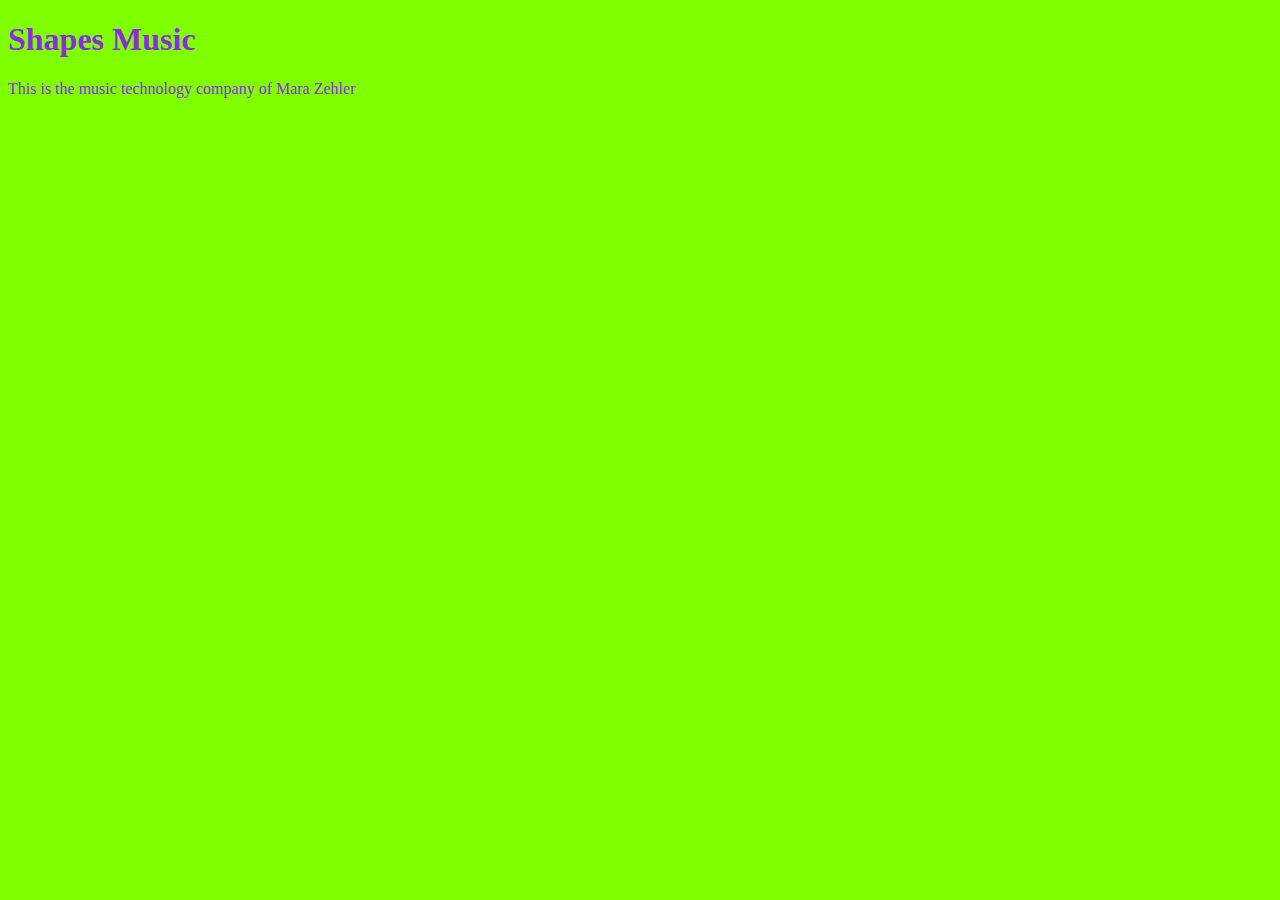
<file: index.html>
<!DOCTYPE html>
<html>

<head>
	<title>Shapes Music</title>
	<link rel="stylesheet" type="text/css" href="css/main.css">
</head>

<body>
	<h1>Shapes Music</h1>
	<p>This is the music technology company of Mara Zehler</p>
</body>

</html>
</file>
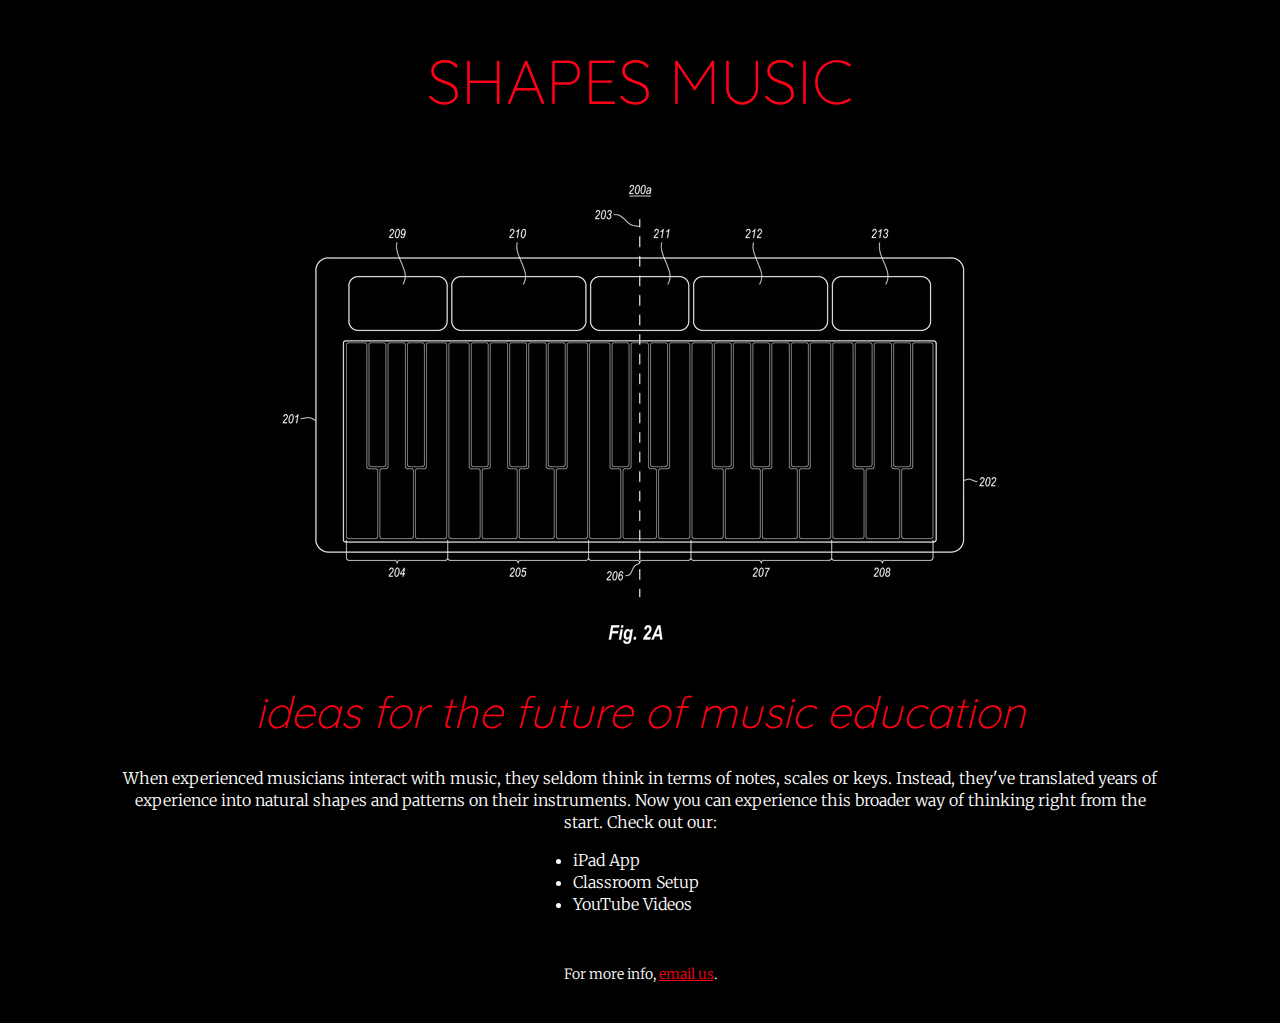
<file: unit3website/index.html>
<!DOCTYPE html>
<html>

	<head>

		<title>Shapes Music</title>

		<link href='http://fonts.googleapis.com/css?family=Quicksand:300|Merriweather:300' rel='stylesheet' type='text/css'>

		<link rel="stylesheet" type="text/css" href="css/main.css">

	
	</head>

	<body>
		
		<h1 class="redhighlight">Shapes Music</h1>
		
		<img src="images/centeredkeyboard.jpg" alt="keyboard line drawing" title="centered keyboard">
		
		<p class="redhighlight" id="slogan">ideas for the future of music education</p>
		
		<p>When experienced musicians interact with music, they seldom think in terms of notes, scales or keys. Instead, they've translated years of experience into natural shapes and patterns on their instruments. Now you can experience this broader way of thinking right from the start. Check out our:</p>
		
		
		<ul>
			<li>iPad App</li>
			<li>Classroom Setup</li>
			<li>YouTube Videos</li>
		</ul>
		
		<br>
		
		<p id="contact">For more info, <a class="redhighlight" href="mailto: hello@playshapes.com">email us</a>.</p>
	</body>

</html>
</file>
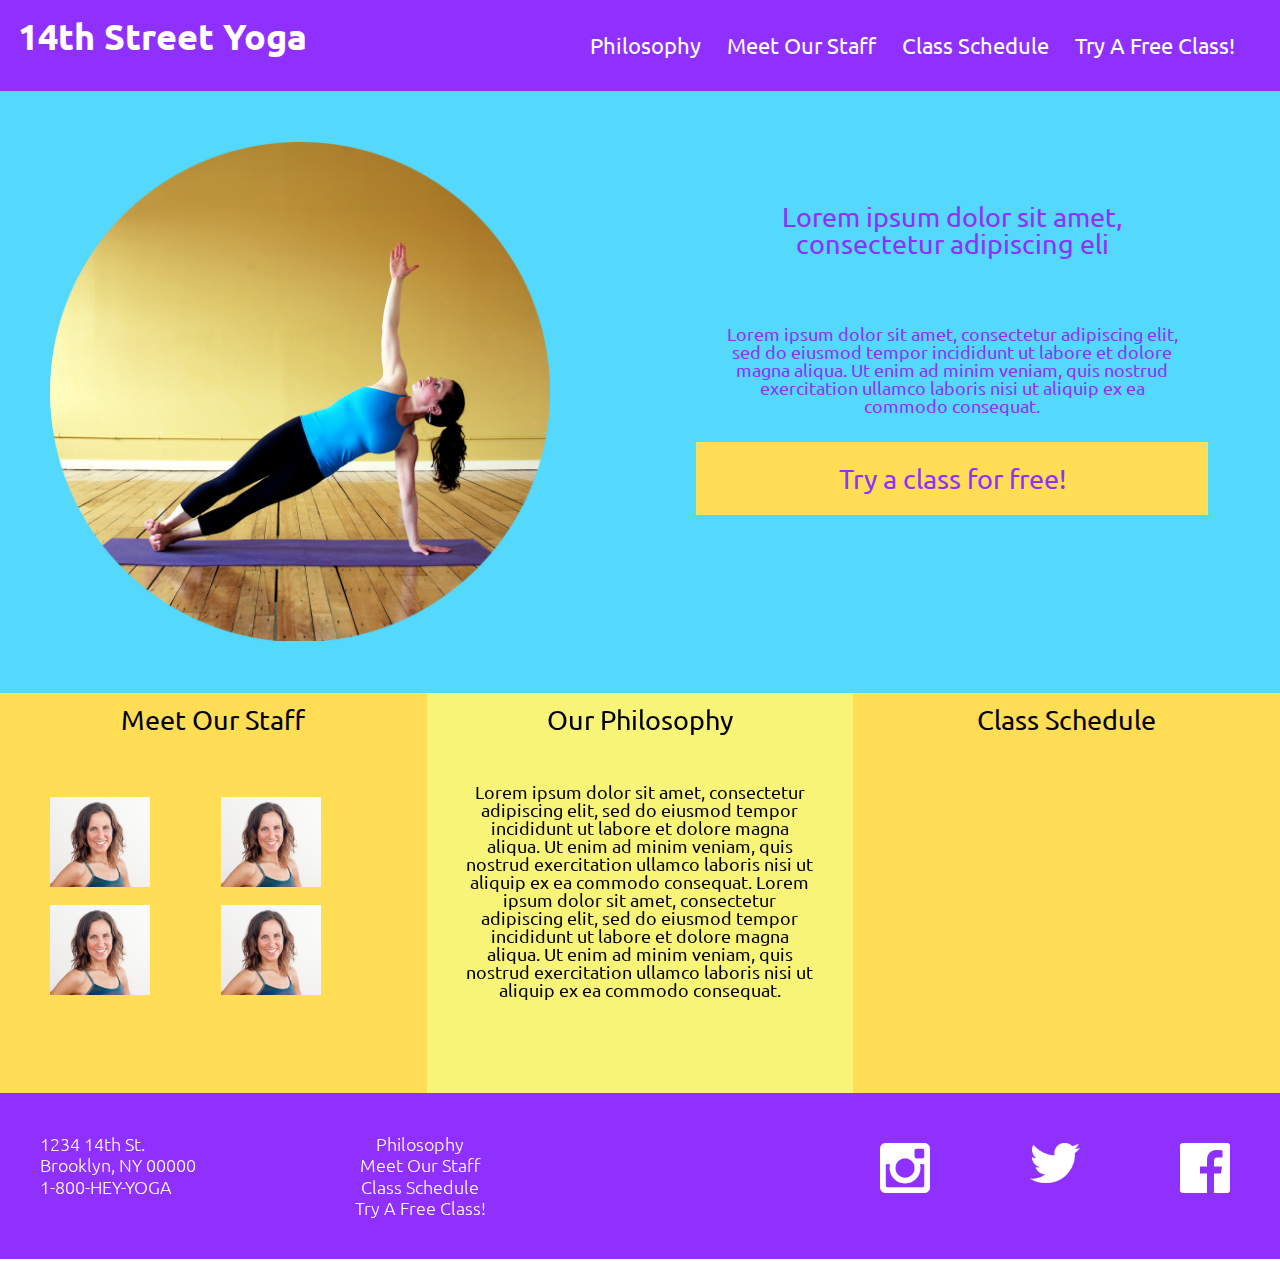
<file: unit6/index.html>
<!DOCTYPE html>

<html>

	<head>
		<title>14th Street Yoga</title>

		<link rel="stylesheet" type="text/css" href="css/reset.css">

		<link rel="stylesheet" type="text/css" href="css/style.css">

		<link href='http://fonts.googleapis.com/css?family=Ubuntu:300,400,500' rel='stylesheet' type='text/css'>

	</head>

	<body>

		<header class="clearfix">

			<div id="logo">
				<h1>14th Street Yoga</h1>
			</div>

			<nav>
				<a href="#">Try A Free Class!</a>
				<a href="pages/schedule.html">Class Schedule</a>
				<a href="#">Meet Our Staff</a>
				<a href="pages/philosophy.html">Philosophy</a>
			</nav>

		</header>

			<div id="banner" class="clearfix">
				<div id="heroimage">
					<img src="images/yogagirl.png" alt="woman in yoga pose" title="yoga girl">
				</div>

				<div id="herotext">
					<h2>Lorem ipsum dolor sit amet, consectetur adipiscing eli</h2>

					<h3>Lorem ipsum dolor sit amet, consectetur adipiscing elit, sed do eiusmod tempor incididunt ut labore et dolore magna aliqua. Ut enim ad minim veniam, quis nostrud exercitation ullamco laboris nisi ut aliquip ex ea commodo consequat.</h3>

					<span id="tryfreebutton">
						<a href="#">Try a class for free!</a>
					</span>
				</div>
			</div>

		<div id="container" class="clearfix">
			<div id="staff">
				<h2>Meet Our Staff</h2>
					<a href="#">
						<img src="images/yogateacher1.jpg" alt="teacher1" title="teacher1">
					</a>

					<a href="#">
						<img src="images/yogateacher2.jpg" alt="teacher2" title="teacher2">
					</a>

					<a href="#">
						<img src="images/yogateacher3.jpg" alt="teacher3" title="teacher3">
					</a>

					<a href="#">
						<img src="images/yogateacher4.jpg" alt="teacher4" title="teacher4">
					</a>
			</div>

			<div id="philosophy">
					<h2>Our Philosophy</h2>

					<p>Lorem ipsum dolor sit amet, consectetur adipiscing elit, sed do eiusmod tempor incididunt ut labore et dolore magna aliqua. Ut enim ad minim veniam, quis nostrud exercitation ullamco laboris nisi ut aliquip ex ea commodo consequat. Lorem ipsum dolor sit amet, consectetur adipiscing elit, sed do eiusmod tempor incididunt ut labore et dolore magna aliqua. Ut enim ad minim veniam, quis nostrud exercitation ullamco laboris nisi ut aliquip ex ea commodo consequat.</p>
			</div>

			<div id="schedule">
				<h2>Class Schedule</h2>

				<a href="pages/schedule.html">

					<iframe src="https://www.google.com/calendar/embed?src=e5hpjp3fpnek0n22cc6bt088k4%40group.calendar.google.com&ctz=America/Los_Angeles" style="border: 0" width="800" height="600" frameborder="0" scrolling="no"></iframe>
				</a>

			</div>
		</div> 

		<footer>
			<div id="contact">
				<p>1234 14th St.</p>
				<p>Brooklyn, NY 00000</p>
				<p>1-800-HEY-YOGA</p>
			</div>

			<div id="sitemap">
				<a href="#">Philosophy</a>
				<a href="#">Meet Our Staff</a>
				<a href="pages/schedule.html">Class Schedule</a>
				<a href="#">Try A Free Class!</a>
			</div>

			<div id="socialicons">
				<a href="facebook.com">
					<img src="images/facebooklogo.png" alt="facebook logo" title="facebook logo">
				</a>

				<a href="twitter.com">
					<img src="images/twitterlogo.png" alt="twitter logo" title="twitter logo">
				</a>

				<a href="http://instagram.com" id="instagram">
					<img src="images/instagramlogo.png" alt="instagram logo" title="instagram logo">
				</a>
			</div>

		</footer>

	</body>

</html>
</file>
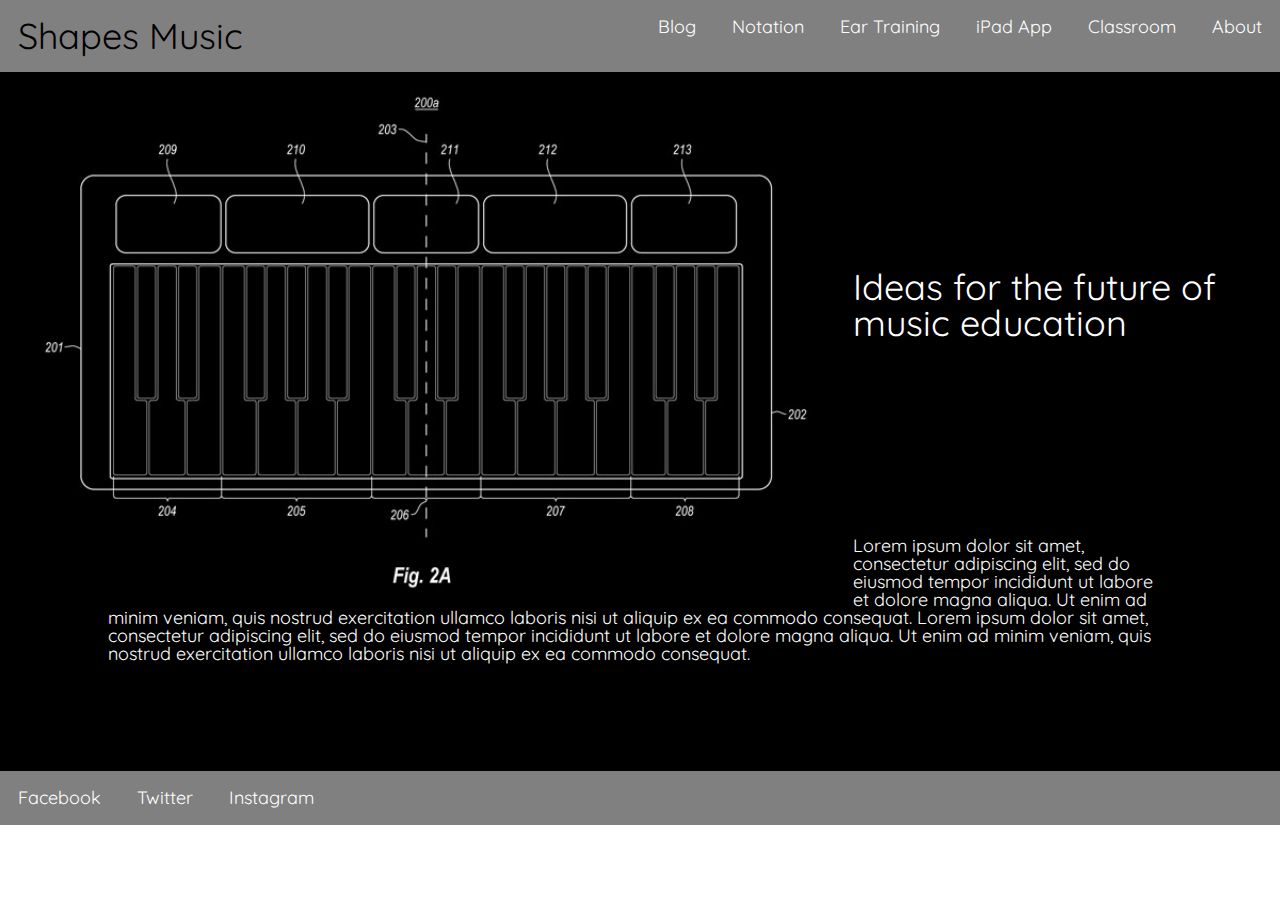
<file: unit8/index.html>
<!DOCTYPE html>

<html>
	<head>
		<title>Shapes Music</title>

		<link rel="stylesheet" type="text/css" href="css/reset.css">

		<link rel="stylesheet" type="text/css" href="css/main.css">

		<link href='http://fonts.googleapis.com/css?family=Quicksand:300,400' rel='stylesheet' type='text/css'>
	</head>

	<body>
		<header>
			<h1 id="logo">Shapes Music</h1>

			<nav class="clearfix">
				<a href="#">About</a>
				<a href="#">Classroom</a>
				<a href="#">iPad App</a>
				<a href="#">Ear Training</a>
				<a href="#">Notation</a>
				<a href="#">Blog</a>
			</nav>
		</header>

		<div id="banner">
			<img class="clearfix" src="images/centeredkeyboard.jpg" alt="line drawing of keyboard" title="centeredkeyboard">

			<h2 id="slogan" class="clearfix">Ideas for the future of music education</h2>

			<p>Lorem ipsum dolor sit amet, consectetur adipiscing elit, sed do eiusmod tempor incididunt ut labore et dolore magna aliqua. Ut enim ad minim veniam, quis nostrud exercitation ullamco laboris nisi ut aliquip ex ea commodo consequat. Lorem ipsum dolor sit amet, consectetur adipiscing elit, sed do eiusmod tempor incididunt ut labore et dolore magna aliqua. Ut enim ad minim veniam, quis nostrud exercitation ullamco laboris nisi ut aliquip ex ea commodo consequat.</p>
		</div>


		<footer class="clearfix">
			<a href="#">Facebook</a>
			<a href="#">Twitter</a>
			<a href="#">Instagram</a>
		</footer>

	
	</body>



</html>
</file>
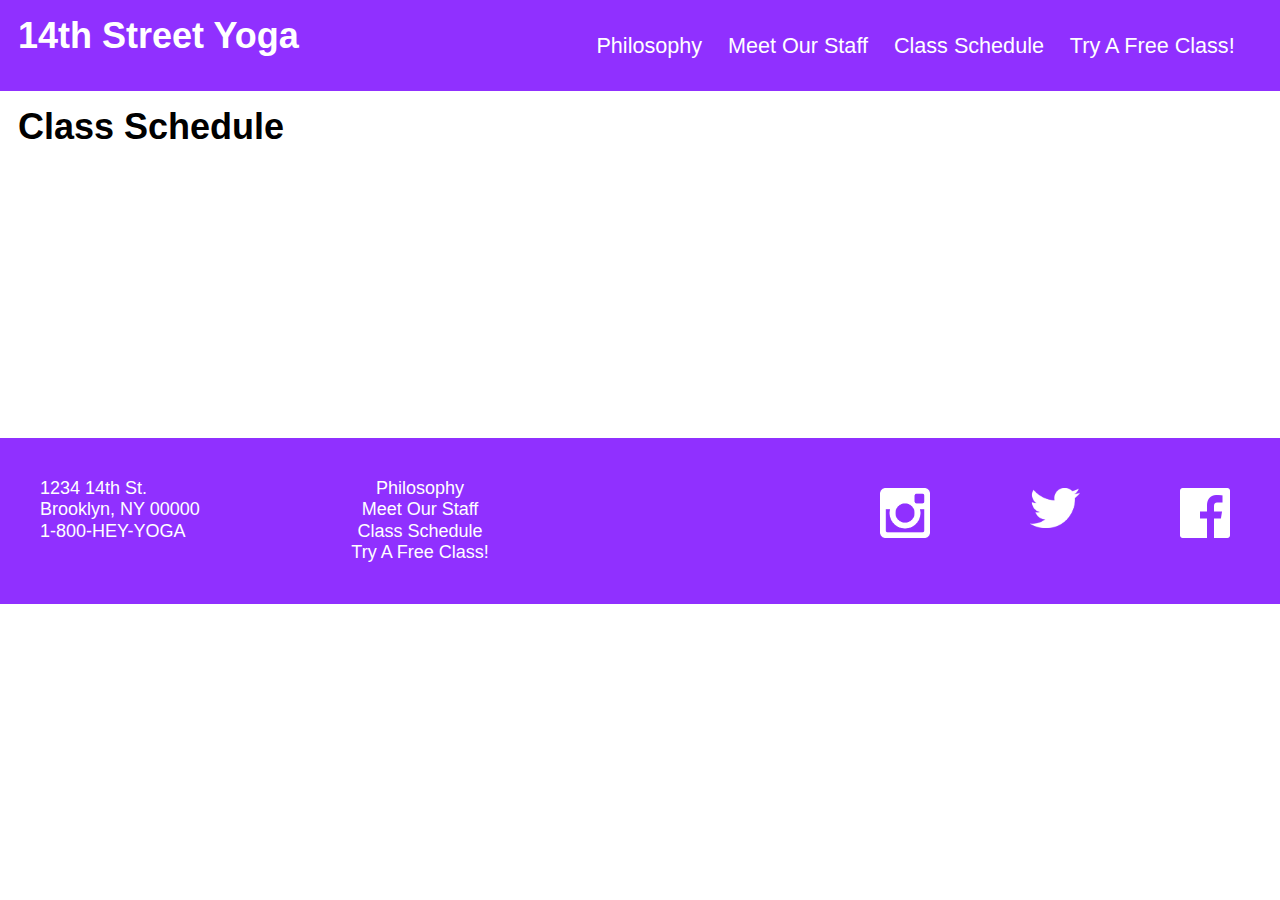
<file: unit6/schedule.html>
<!DOCTYPE html>

<html>

	<head>
		<title>14th Street Yoga</title>

		<link rel="stylesheet" type="text/css" href="css/reset.css">

		<link rel="stylesheet" type="text/css" href="css/style.css">

	</head>

	<body>

		<header class="clearfix">

			<div id="logo">
				<h1>14th Street Yoga</h1>
			</div>

			<nav>
				<a href="#">Try A Free Class!</a>
				<a href="pages/schedule.html">Class Schedule</a>
				<a href="#">Meet Our Staff</a>
				<a href="#">Philosophy</a>
			</nav>

		</header>

		<h1>Class Schedule</h1>

		<iframe src="https://www.google.com/calendar/embed?src=e5hpjp3fpnek0n22cc6bt088k4%40group.calendar.google.com&ctz=America/Los_Angeles" style="border: 0" width="800" height="600" frameborder="0" scrolling="no"></iframe>


		<footer>
			<div id="contact">
				<p>1234 14th St.</p>
				<p>Brooklyn, NY 00000</p>
				<p>1-800-HEY-YOGA</p>
			</div>

			<div id="sitemap">
				<a href="#">Philosophy</a>
				<a href="#">Meet Our Staff</a>
				<a href="#">Class Schedule</a>
				<a href="#">Try A Free Class!</a>
			</div>

			<div id="socialicons">
				<a href="facebook.com">
					<img src="images/facebooklogo.png" alt="facebook logo" title="facebook logo">
				</a>

				<a href="twitter.com">
					<img src="images/twitterlogo.png" alt="twitter logo" title="twitter logo">
				</a>

				<a href="http://instagram.com" id="instagram">
					<img src="images/instagramlogo.png" alt="instagram logo" title="instagram logo">
				</a>
			</div>

		</footer>

	</body>

</html>
</file>
<file: css/main.css>
body {
	background-color: #7FFF00;
}

h1, p {
	color: #8A2BE2;
}
</file>
<file: unit3website/css/main.css>
body {
	text-align: center;
	font-family: Helvetica, sans-serif;
	background: #000000;
	color: #ffffff;
	font-weight: 200;
	margin: 1cm 3cm;
}

p {
	font-family: 'Merriweather', serif;
	font-size: 16px;
	line-height: 22px;
}

h1 {
	font-family: 'Quicksand', sans-serif;
	font-weight: 100;
	font-size: 62px;
	text-transform: uppercase;
}

ul {
	width: 175px;
	margin-left: auto;
	margin-right: auto;
	text-align: justify;
	font-family: 'Merriweather', serif;
	font-size: 16px;
	line-height: 22px;
}

#slogan {
	font-family: 'Quicksand', sans-serif;
	font-weight: 100;
	font-style: italic;
	font-size: 44px;
}

.redhighlight {
		color: rgb(255,0,23);
}

#contact {
	font-size: 14px;
}
</file>
<file: unit6/css/style.css>
body {
	font-size: 18px;
	font-family: 'Ubuntu', sans-serif;
}

h1 {
	font-size: 2em;
	font-weight: 800;
	padding: .5em;
}

h2 {
	font-size: 1.5em;
	padding: .5em;
}

header {
	background-color: #9030ff;
}

img {
	width: 500px;
	padding: 50px;
}


#logo {
	background-color: #9030ff;
	color: white;
	display: inline;
	padding: .6 0;
	float: left;
}

#banner {
	background-color: #54d8fc;
	text-align: center;
}

#heroimage {
	width: 40%;
	float: left;
	display: block;
}

#herotext {
	float: right;
	display: block;
	width: 40%;
	text-align: center;
	color: #9030ff;
	padding: 4em;
}

#herotext h2 {
	padding: 1.5em;
}

#herotext h3 {
	padding: 1.5em;
}


#tryfreebutton {
	background-color: #ffdd55;
	padding: 1.3em;
	display: block;
}

#tryfreebutton a {
	text-decoration: none;
	font-size: 1.5em;
	color: #9030ff;
}


nav {
	background-color: #9030ff;
	color: white;
	font-size: 1.2em;
	padding: 1em 1.5em;
	float: right;
}


nav a {
	display: block;
	color: white;
	padding: .6em;
	text-decoration: none;
	float: right;
}


a:hover {
	color: #000000;
}

#container {
	text-align: center;
}

#staff {
	float: left;
/*	display: inline;*/
	background-color: #ffdd55;
	width: 33.33%;
	height: 400px;
}

#staff img {
	width: 100px;
}

#staff a {
	display: inline-block;
	float: left;
	height: 6em;
	width: 40%;
}

#philosophy {
	background-color: #f8f478;
	width: 33.33%;
	display: inline-block;
	height: 400px;
	text-decoration: none;
}

#philosophy p {
	padding: 2em;
}

#schedule {
	background-color: #ffdd55;
	width: 33.33%;
	float: right;
	height: 400px;
}

iframe {
	width: 300px;
	height: 200px;
	padding: 2em;
}


footer {
	font-weight: 200;
	line-height: 1.2em;
	background-color: #9030ff;
	display: inline-block;
	height: 100%;
	width: 100%;
}

footer img {
	width: 50px;
	float: right;
}

#contact {
	float: left;
	display: block;
	width: 200px;
	margin: 40px;
	color: white;
}

#sitemap {
	text-align: center;
	float: left;
	width: 200px;
	margin: 40px;
}

#sitemap a {
	display: block;
	color: white;
	text-align: center;
	text-decoration: none;
	font-color: red;
}

#socialicons {
	display: block;
}

.clearfix:after {
	visibility: hidden;
	display: block;
	font-size: 0;
	content: " ";
	clear:both;
	height:0;
}
</file>
<file: unit8/css/main.css>
body {
	font-size: 18px;
	font-family: 'Quicksand', sans-serif;
}

header {
	background: gray;
}

#logo {
	font-size: 2em;
	display: inline;
	padding: .5em;
	background-color: gray;
	float: left;
}

nav a {
	background-color: gray;
	color: white;
	float: right;
	padding: 1em;
	display: inline;
	text-decoration: none;
}

#banner {
	background: black;
	height: ;
}

img {
	background: black;
	float: left;
	width: 66.666%;
}

#slogan {
	float: right;
	font-size: 2em;
	color: white;
	background-color: black;
	width: 33.333%;
	padding: 5.46em 0;
}

p {
	background: black;
	color: white;
	padding: 6em;
}

footer {
	background: gray;
	height: 100%; 
	width: 100%;
}

footer a {
	background-color: gray;
	color: white;
	text-decoration: none;
	float: left;
	padding: 1em;
}

.clearfix:after {
	visibility: hidden;
	display: block;
	font-size: 0;
	content: " ";
	clear:both;
	height:0;
}

@media only screen and (max-width: 768px) {
	header {
		background: none;
	}

	#logo {
		float: none;
		display: block;
		background: white;
		font-size: 3em;
		padding: .6em;
		text-align: center;
	}

	nav a {
		float: none;
		display: inline;
		width: 16%;
		margin: 0;
	}

	img {
		width: 100%;
		padding: 1em;
	}

	#slogan {
		float: none;
		padding: 1em;
		text-align: center;
		width: 100%;
		font-size: 1.5em;
	}

	p {
		display: none;
	}
}


@media only screen and (max-width: 400px) {
	#logo {
		font-size: 2em;
		text-align: center;
	}

	 nav a {
	 	display: block;
	 	width: 100%;
	 	text-align: center;
	 	font-size: 1.5em;
	 }

	 img {
	 	display: none;
	 }

	 #slogan {
	 	display: none;
	 }

	 footer {
	 	width: 100%;
	 	background-color: black;
	 }

	 footer a {
	 	background-color: black;
	 	width: 20%%;
	 }
}
</file>
